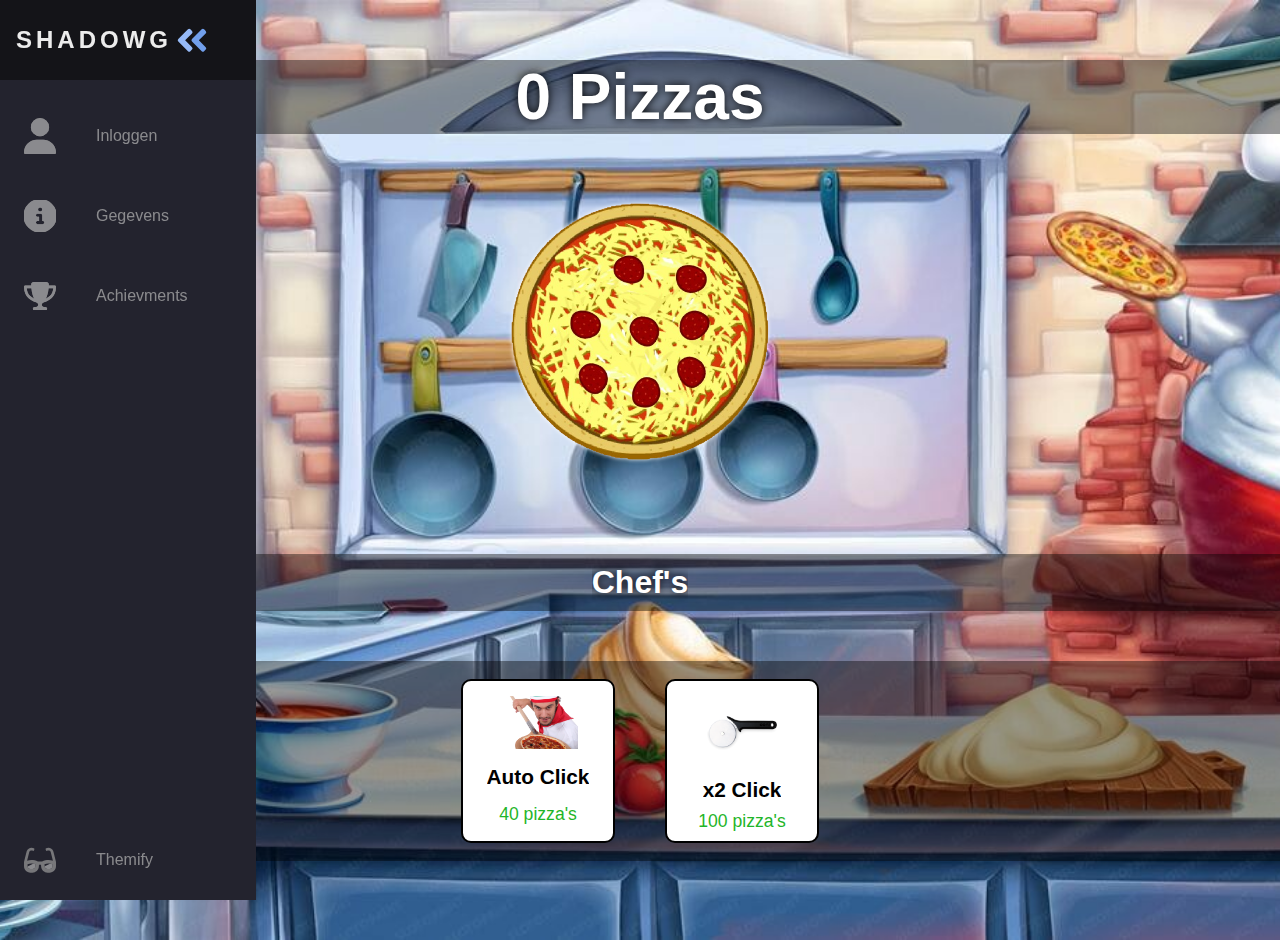
<file: Shadowgarden/html/index.html>
<!DOCTYPE html>
<html lang="en">
<!-- Het head begint -->

<head>
  <meta charset="UTF-8">
  <meta name="viewport" content="width=device-width, initial-scale=1.0">
  <title>Pizza Clicker</title>
  <link rel="stylesheet" href="../css/style.css">
  <link rel="shortcut icon" href="../images/LogoIcon.png" type="image/x-icon">
  <style>
    body {
      background-image: url('../images/Back.jpg');
      background-position: 100vh;
      background-size: cover;
      background-position: center;
    }
  </style>
</head>
<!-- Het head eindigt -->

<!-- Body begint -->

<body>
  <!-- Hier is de navbar gemaakt -->
  <div class="navbar">
    <ul class="navbar-nav">
      <li class="logo">
        <a href="../html/index.html" class="nav-link">
          <span class="link-text logo-text">ShadowG</span>

          <!-- Hier word er de icon voor logo gemaakt en werkend gemaakt -->
          <svg aria-hidden="true" focusable="false" data-prefix="fad" data-icon="angle-double-right" role="img"
            xmlns="http://www.w3.org/2000/svg" viewBox="0 0 448 512"
            class="svg-inline--fa fa-angle-double-right fa-w-14 fa-5x">
            <g class="fa-group">
              <path fill="currentColor"
                d="M224 273L88.37 409a23.78 23.78 0 0 1-33.8 0L32 386.36a23.94 23.94 0 0 1 0-33.89l96.13-96.37L32 159.73a23.94 23.94 0 0 1 0-33.89l22.44-22.79a23.78 23.78 0 0 1 33.8 0L223.88 239a23.94 23.94 0 0 1 .1 34z"
                class="fa-secondary"></path>
              <path fill="currentColor"
                d="M415.89 273L280.34 409a23.77 23.77 0 0 1-33.79 0L224 386.26a23.94 23.94 0 0 1 0-33.89L320.11 256l-96-96.47a23.94 23.94 0 0 1 0-33.89l22.52-22.59a23.77 23.77 0 0 1 33.79 0L416 239a24 24 0 0 1-.11 34z"
                class="fa-primary"></path>
            </g>
          </svg>
        </a>
      </li>
      <!-- Hier word er een icon gemaakt voor user/inlog en word werkend -->
      <li class="nav-item">
        <a href="../html/inloggen.html" class="nav-link">
          <svg aria-hidden="true" focusable="false" data-prefix="fad" data-icon="user" role="img"
            xmlns="http://www.w3.org/2000/svg" viewBox="0 0 448 512" class="svg-inline--fa fa-user fa-w-16 fa-9x">
            <g class="fa-group">
              <path fill="currentColor"
                d="M224 256A128 128 0 1 0 224 0a128 128 0 1 0 0 256zm-45.7 48C79.8 304 0 383.8 0 482.3C0 498.7 13.3 512 29.7 512H418.3c16.4 0 29.7-13.3 29.7-29.7C448 383.8 368.2 304 269.7 304H178.3z"
                class="fa-secondary"></path>
              <path fill="currentColor"
                d="M224 256A128 128 0 1 0 224 0a128 128 0 1 0 0 256zm-45.7 48C79.8 304 0 383.8 0 482.3C0 498.7 13.3 512 29.7 512H418.3c16.4 0 29.7-13.3 29.7-29.7C448 383.8 368.2 304 269.7 304H178.3z"
                class="fa-primary"></path>
            </g>
          </svg>
          <span class="link-text">Inloggen</span>
        </a>
      </li>

      <li class="nav-item">
        <a href="../html/gegevens.html" class="nav-link">
          <svg aria-hidden="true" focusable="false" data-prefix="fad" data-icon="circle-info" role="img"
            xmlns="http://www.w3.org/2000/svg" viewBox="9 14 490 499" class="svg-inline--fa fa-circle-info fa-w-16 fa-9x">
            <g class="fa-group">
              <path fill="currentColor"
                d="M256 512A256 256 0 1 0 256 0a256 256 0 1 0 0 512zM216 336h24V272H216c-13.3 0-24-10.7-24-24s10.7-24 24-24h48c13.3 0 24 10.7 24 24v88h8c13.3 0 24 10.7 24 24s-10.7 24-24 24H216c-13.3 0-24-10.7-24-24s10.7-24 24-24zm40-208a32 32 0 1 1 0 64 32 32 0 1 1 0-64z"
                class="fa-secondary"></path>
              <path fill="currentColor"
                d="M256 512A256 256 0 1 0 256 0a256 256 0 1 0 0 512zM216 336h24V272H216c-13.3 0-24-10.7-24-24s10.7-24 24-24h48c13.3 0 24 10.7 24 24v88h8c13.3 0 24 10.7 24 24s-10.7 24-24 24H216c-13.3 0-24-10.7-24-24s10.7-24 24-24zm40-208a32 32 0 1 1 0 64 32 32 0 1 1 0-64z"
                class="fa-primary"></path>
            </g>
          </svg>
          <span class="link-text">Gegevens</span>
        </a>
      </li>

      <!-- Hier word een icon gemaakt voor de achievments en werkend -->
      <li class="nav-item">
        <a href="../html/achievements.html" class="nav-link">
          <svg aria-hidden="true" focusable="false" data-prefix="fad" data-icon="trophy" role="img"
            xmlns="http://www.w3.org/2000/svg" viewBox="0 0 576 512" class="svg-inline--fa fa-trophy fa-w-18 fa-9x">
            <g class="fa-group">
              <path fill="currentColor"
                d="M400 0H176c-26.5 0-48.1 21.8-47.1 48.2c.2 5.3 .4 10.6 .7 15.8H24C10.7 64 0 74.7 0 88c0 92.6 33.5 157 78.5 200.7c44.3 43.1 98.3 64.8 138.1 75.8c23.4 6.5 39.4 26 39.4 45.6c0 20.9-17 37.9-37.9 37.9H192c-17.7 0-32 14.3-32 32s14.3 32 32 32H384c17.7 0 32-14.3 32-32s-14.3-32-32-32H357.9C337 448 320 431 320 410.1c0-19.6 15.9-39.2 39.4-45.6c39.9-11 93.9-32.7 138.2-75.8C542.5 245 576 180.6 576 88c0-13.3-10.7-24-24-24H446.4c.3-5.2 .5-10.4 .7-15.8C448.1 21.8 426.5 0 400 0zM48.9 112h84.4c9.1 90.1 29.2 150.3 51.9 190.6c-24.9-11-50.8-26.5-73.2-48.3c-32-31.1-58-76-63-142.3zM464.1 254.3c-22.4 21.8-48.3 37.3-73.2 48.3c22.7-40.3 42.8-100.5 51.9-190.6h84.4c-5.1 66.3-31.1 111.2-63 142.3z"
                class="fa-secondary"></path>
              <path fill="currentColor"
                d="M400 0H176c-26.5 0-48.1 21.8-47.1 48.2c.2 5.3 .4 10.6 .7 15.8H24C10.7 64 0 74.7 0 88c0 92.6 33.5 157 78.5 200.7c44.3 43.1 98.3 64.8 138.1 75.8c23.4 6.5 39.4 26 39.4 45.6c0 20.9-17 37.9-37.9 37.9H192c-17.7 0-32 14.3-32 32s14.3 32 32 32H384c17.7 0 32-14.3 32-32s-14.3-32-32-32H357.9C337 448 320 431 320 410.1c0-19.6 15.9-39.2 39.4-45.6c39.9-11 93.9-32.7 138.2-75.8C542.5 245 576 180.6 576 88c0-13.3-10.7-24-24-24H446.4c.3-5.2 .5-10.4 .7-15.8C448.1 21.8 426.5 0 400 0zM48.9 112h84.4c9.1 90.1 29.2 150.3 51.9 190.6c-24.9-11-50.8-26.5-73.2-48.3c-32-31.1-58-76-63-142.3zM464.1 254.3c-22.4 21.8-48.3 37.3-73.2 48.3c22.7-40.3 42.8-100.5 51.9-190.6h84.4c-5.1 66.3-31.1 111.2-63 142.3z"
                class="fa-primary"></path>
            </g>
          </svg>
          <span class="link-text">Achievments</span>
        </a>
      </li>

      <!-- Hier is een icon gemaakt voor de thema van het navbar -->
      <li class="nav-item" id="themeButton">
        <a href="#" class="nav-link">
          <svg class="theme-icon" id="lightIcon" aria-hidden="true" focusable="false" data-prefix="fad"
            data-icon="moon-stars" role="img" xmlns="http://www.w3.org/2000/svg" viewBox="0 0 512 512"
            class="svg-inline--fa fa-moon-stars fa-w-16 fa-7x">
            <g class="fa-group">
              <path fill="currentColor"
                d="M320 32L304 0l-16 32-32 16 32 16 16 32 16-32 32-16zm138.7 149.3L432 128l-26.7 53.3L352 208l53.3 26.7L432 288l26.7-53.3L512 208z"
                class="fa-secondary"></path>
              <path fill="currentColor"
                d="M332.2 426.4c8.1-1.6 13.9 8 8.6 14.5a191.18 191.18 0 0 1-149 71.1C85.8 512 0 426 0 320c0-120 108.7-210.6 227-188.8 8.2 1.6 10.1 12.6 2.8 16.7a150.3 150.3 0 0 0-76.1 130.8c0 94 85.4 165.4 178.5 147.7z"
                class="fa-primary"></path>
            </g>
          </svg>
          <!-- Hier is een icon gemaakt van het licht thema -->
          <svg class="theme-icon" id="solarIcon" aria-hidden="true" focusable="false" data-prefix="fad" data-icon="sun"
            role="img" xmlns="http://www.w3.org/2000/svg" viewBox="0 0 512 512"
            class="svg-inline--fa fa-sun fa-w-16 fa-7x">
            <g class="fa-group">
              <path fill="currentColor"
                d="M502.42 240.5l-94.7-47.3 33.5-100.4c4.5-13.6-8.4-26.5-21.9-21.9l-100.4 33.5-47.41-94.8a17.31 17.31 0 0 0-31 0l-47.3 94.7L92.7 70.8c-13.6-4.5-26.5 8.4-21.9 21.9l33.5 100.4-94.7 47.4a17.31 17.31 0 0 0 0 31l94.7 47.3-33.5 100.5c-4.5 13.6 8.4 26.5 21.9 21.9l100.41-33.5 47.3 94.7a17.31 17.31 0 0 0 31 0l47.31-94.7 100.4 33.5c13.6 4.5 26.5-8.4 21.9-21.9l-33.5-100.4 94.7-47.3a17.33 17.33 0 0 0 .2-31.1zm-155.9 106c-49.91 49.9-131.11 49.9-181 0a128.13 128.13 0 0 1 0-181c49.9-49.9 131.1-49.9 181 0a128.13 128.13 0 0 1 0 181z"
                class="fa-secondary"></path>
              <path fill="currentColor" d="M352 256a96 96 0 1 1-96-96 96.15 96.15 0 0 1 96 96z" class="fa-primary">
              </path>
            </g>
          </svg>
          <!-- Hier word er een icon gemaakt van het donker thema voor het navbar -->
          <svg class="theme-icon" id="darkIcon" aria-hidden="true" focusable="false" data-prefix="fad"
            data-icon="sunglasses" role="img" xmlns="http://www.w3.org/2000/svg" viewBox="0 0 576 512"
            class="svg-inline--fa fa-sunglasses fa-w-18 fa-7x">
            <g class="fa-group">
              <path fill="currentColor"
                d="M574.09 280.38L528.75 98.66a87.94 87.94 0 0 0-113.19-62.14l-15.25 5.08a16 16 0 0 0-10.12 20.25L395.25 77a16 16 0 0 0 20.22 10.13l13.19-4.39c10.87-3.63 23-3.57 33.15 1.73a39.59 39.59 0 0 1 20.38 25.81l38.47 153.83a276.7 276.7 0 0 0-81.22-12.47c-34.75 0-74 7-114.85 26.75h-73.18c-40.85-19.75-80.07-26.75-114.85-26.75a276.75 276.75 0 0 0-81.22 12.45l38.47-153.8a39.61 39.61 0 0 1 20.38-25.82c10.15-5.29 22.28-5.34 33.15-1.73l13.16 4.39A16 16 0 0 0 180.75 77l5.06-15.19a16 16 0 0 0-10.12-20.21l-15.25-5.08A87.95 87.95 0 0 0 47.25 98.65L1.91 280.38A75.35 75.35 0 0 0 0 295.86v70.25C0 429 51.59 480 115.19 480h37.12c60.28 0 110.38-45.94 114.88-105.37l2.93-38.63h35.76l2.93 38.63c4.5 59.43 54.6 105.37 114.88 105.37h37.12C524.41 480 576 429 576 366.13v-70.25a62.67 62.67 0 0 0-1.91-15.5zM203.38 369.8c-2 25.9-24.41 46.2-51.07 46.2h-37.12C87 416 64 393.63 64 366.11v-37.55a217.35 217.35 0 0 1 72.59-12.9 196.51 196.51 0 0 1 69.91 12.9zM512 366.13c0 27.5-23 49.87-51.19 49.87h-37.12c-26.69 0-49.1-20.3-51.07-46.2l-3.12-41.24a196.55 196.55 0 0 1 69.94-12.9A217.41 217.41 0 0 1 512 328.58z"
                class="fa-secondary"></path>
              <path fill="currentColor"
                d="M64.19 367.9c0-.61-.19-1.18-.19-1.8 0 27.53 23 49.9 51.19 49.9h37.12c26.66 0 49.1-20.3 51.07-46.2l3.12-41.24c-14-5.29-28.31-8.38-42.78-10.42zm404-50l-95.83 47.91.3 4c2 25.9 24.38 46.2 51.07 46.2h37.12C489 416 512 393.63 512 366.13v-37.55a227.76 227.76 0 0 0-43.85-10.66z"
                class="fa-primary"></path>
            </g>
          </svg>
          <span class="link-text">Themify</span>
        </a>
      </li>

    </ul>
  </div>
  <!-- Hier word de container met de "pizza" clicker gemaakt -->
  <main class="container">
    <div id="score" class="score"><span>0</span> Pizzas</div>
    <div class="pizza-container">
      <img id="pizza" class="pizza" src="../images/pizzari.png" alt="Pizza">
    </div>
    <!-- Hier is een div gemaakt voor de auto clicker -->
    <div class="auto-clicks disable">
      <h2>Chef's</h2>
      <div class="cursors"></div>
    </div>
    <!-- Hier is een div gemaakt voor de powerups -->
    <div class="powerups">
      <div class="powerup" id="auto-click" data-price="40">
        <img src="../images/pizza-chef.png" alt="chef" id="chef" class="chef auto-click">
        <p class="name">Auto Click</p>
        <p class="price"><span>40</span> pizza's</p>
      </div>
      <div id="upgrade-click" class="powerup" data-price="100">
        <img src="../images/pizza-cutter.png" alt="chef" id="chef" class="chef">
        <p class="name">x2 Click</p>
        <p class="price"><span>100</span> pizza's</p>
      </div>
    </div>
  </main>
  <!-- Hier word index gelinkt met javascript -->
  <div class="pizza-clicks"></div>
  <script src="../js/index.js"></script>

</body>
<!-- Body eindigt -->

</html>
</file>
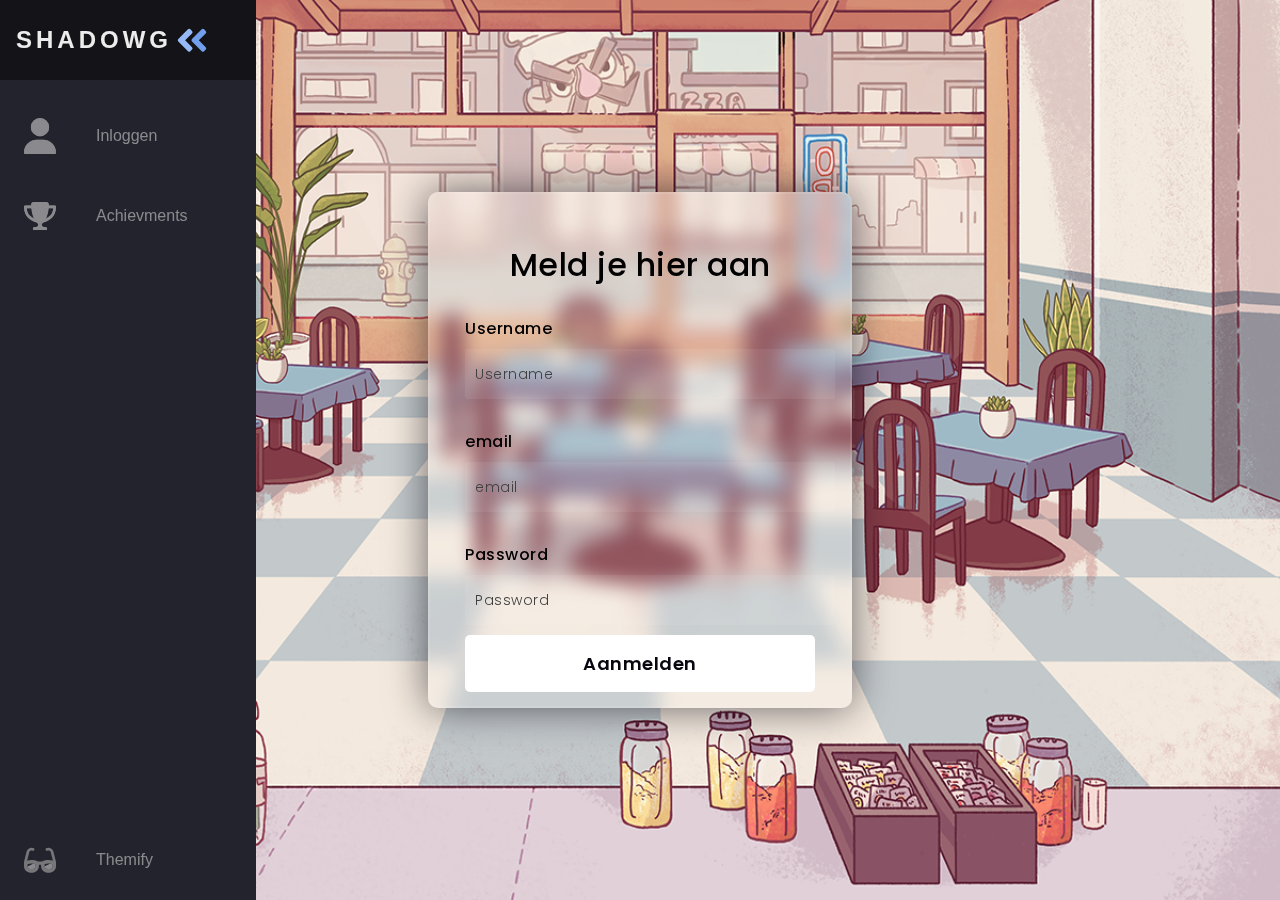
<file: Shadowgarden/html/aanmelden.html>
<!DOCTYPE html>
<html lang="en">
<!-- Hier begint de head -->

<head>
  <meta charset="UTF-8">
  <meta name="viewport" content="width=device-width, initial-scale=1.0">
  <title>Aanmelden</title>
  <link rel="shortcut icon" href="../images/LogoIcon.png" type="image/x-icon">
  <link rel="stylesheet" href="../css/aanmelden.css">
  <link rel="stylesheet" href="../css/style.css">
</head>
<!-- Hier eindigt de head -->
<link rel="preconnect" href="https://fonts.gstatic.com">
    <link rel="stylesheet" href="https://cdnjs.cloudflare.com/ajax/libs/font-awesome/5.15.4/css/all.min.css">
    <link href="https://fonts.googleapis.com/css2?family=Poppins:wght@300;500;600&display=swap" rel="stylesheet">
<body>

  <!-- header begint -->
  <!-- Hier word de navbar aangemaakt -->
  <div class="navbar">
    <ul class="navbar-nav">
      <li class="logo">
        <a href="../html/index.html" class="nav-link">
          <span class="link-text logo-text">ShadowG</span>
          <!-- Hier word er de icon voor logo gemaakt en werkend gemaakt -->
          <svg aria-hidden="true" focusable="false" data-prefix="fad" data-icon="angle-double-right" role="img"
            xmlns="http://www.w3.org/2000/svg" viewBox="0 0 448 512"
            class="svg-inline--fa fa-angle-double-right fa-w-14 fa-5x">
            <g class="fa-group">
              <path fill="currentColor"
                d="M224 273L88.37 409a23.78 23.78 0 0 1-33.8 0L32 386.36a23.94 23.94 0 0 1 0-33.89l96.13-96.37L32 159.73a23.94 23.94 0 0 1 0-33.89l22.44-22.79a23.78 23.78 0 0 1 33.8 0L223.88 239a23.94 23.94 0 0 1 .1 34z"
                class="fa-secondary"></path>
              <path fill="currentColor"
                d="M415.89 273L280.34 409a23.77 23.77 0 0 1-33.79 0L224 386.26a23.94 23.94 0 0 1 0-33.89L320.11 256l-96-96.47a23.94 23.94 0 0 1 0-33.89l22.52-22.59a23.77 23.77 0 0 1 33.79 0L416 239a24 24 0 0 1-.11 34z"
                class="fa-primary"></path>
            </g>
          </svg>

        </a>
      </li>
      <!-- Hier word er een icon gemaakt voor user/inlog en word werkend -->
      <li class="nav-item">
        <a href="../html/inloggen.html" class="nav-link">
          <svg aria-hidden="true" focusable="false" data-prefix="fad" data-icon="user" role="img"
            xmlns="http://www.w3.org/2000/svg" viewBox="0 0 448 512" class="svg-inline--fa fa-user fa-w-16 fa-9x">
            <g class="fa-group">
              <path fill="currentColor"
                d="M224 256A128 128 0 1 0 224 0a128 128 0 1 0 0 256zm-45.7 48C79.8 304 0 383.8 0 482.3C0 498.7 13.3 512 29.7 512H418.3c16.4 0 29.7-13.3 29.7-29.7C448 383.8 368.2 304 269.7 304H178.3z"
                class="fa-secondary"></path>
              <path fill="currentColor"
                d="M224 256A128 128 0 1 0 224 0a128 128 0 1 0 0 256zm-45.7 48C79.8 304 0 383.8 0 482.3C0 498.7 13.3 512 29.7 512H418.3c16.4 0 29.7-13.3 29.7-29.7C448 383.8 368.2 304 269.7 304H178.3z"
                class="fa-primary"></path>
            </g>
          </svg>
          <span class="link-text">Inloggen</span>
        </a>
      </li>
      <!-- Hier word een icon gemaakt voor de achievments en werkend -->
      <li class="nav-item">
        <a href="../html/achievements.html" class="nav-link">
          <svg aria-hidden="true" focusable="false" data-prefix="fad" data-icon="trophy" role="img"
            xmlns="http://www.w3.org/2000/svg" viewBox="0 0 576 512" class="svg-inline--fa fa-trophy fa-w-18 fa-9x">
            <g class="fa-group">
              <path fill="currentColor"
                d="M400 0H176c-26.5 0-48.1 21.8-47.1 48.2c.2 5.3 .4 10.6 .7 15.8H24C10.7 64 0 74.7 0 88c0 92.6 33.5 157 78.5 200.7c44.3 43.1 98.3 64.8 138.1 75.8c23.4 6.5 39.4 26 39.4 45.6c0 20.9-17 37.9-37.9 37.9H192c-17.7 0-32 14.3-32 32s14.3 32 32 32H384c17.7 0 32-14.3 32-32s-14.3-32-32-32H357.9C337 448 320 431 320 410.1c0-19.6 15.9-39.2 39.4-45.6c39.9-11 93.9-32.7 138.2-75.8C542.5 245 576 180.6 576 88c0-13.3-10.7-24-24-24H446.4c.3-5.2 .5-10.4 .7-15.8C448.1 21.8 426.5 0 400 0zM48.9 112h84.4c9.1 90.1 29.2 150.3 51.9 190.6c-24.9-11-50.8-26.5-73.2-48.3c-32-31.1-58-76-63-142.3zM464.1 254.3c-22.4 21.8-48.3 37.3-73.2 48.3c22.7-40.3 42.8-100.5 51.9-190.6h84.4c-5.1 66.3-31.1 111.2-63 142.3z"
                class="fa-secondary"></path>
              <path fill="currentColor"
                d="M400 0H176c-26.5 0-48.1 21.8-47.1 48.2c.2 5.3 .4 10.6 .7 15.8H24C10.7 64 0 74.7 0 88c0 92.6 33.5 157 78.5 200.7c44.3 43.1 98.3 64.8 138.1 75.8c23.4 6.5 39.4 26 39.4 45.6c0 20.9-17 37.9-37.9 37.9H192c-17.7 0-32 14.3-32 32s14.3 32 32 32H384c17.7 0 32-14.3 32-32s-14.3-32-32-32H357.9C337 448 320 431 320 410.1c0-19.6 15.9-39.2 39.4-45.6c39.9-11 93.9-32.7 138.2-75.8C542.5 245 576 180.6 576 88c0-13.3-10.7-24-24-24H446.4c.3-5.2 .5-10.4 .7-15.8C448.1 21.8 426.5 0 400 0zM48.9 112h84.4c9.1 90.1 29.2 150.3 51.9 190.6c-24.9-11-50.8-26.5-73.2-48.3c-32-31.1-58-76-63-142.3zM464.1 254.3c-22.4 21.8-48.3 37.3-73.2 48.3c22.7-40.3 42.8-100.5 51.9-190.6h84.4c-5.1 66.3-31.1 111.2-63 142.3z"
                class="fa-primary"></path>
            </g>
          </svg>
          <span class="link-text">Achievments</span>
        </a>
      </li>

      <!-- Hier is een icon gemaakt voor de thema van het navbar -->
      <li class="nav-item" id="themeButton">
        <a href="#" class="nav-link">
          <svg class="theme-icon" id="lightIcon" aria-hidden="true" focusable="false" data-prefix="fad"
            data-icon="moon-stars" role="img" xmlns="http://www.w3.org/2000/svg" viewBox="0 0 512 512"
            class="svg-inline--fa fa-moon-stars fa-w-16 fa-7x">
            <g class="fa-group">
              <path fill="currentColor"
                d="M320 32L304 0l-16 32-32 16 32 16 16 32 16-32 32-16zm138.7 149.3L432 128l-26.7 53.3L352 208l53.3 26.7L432 288l26.7-53.3L512 208z"
                class="fa-secondary"></path>
              <path fill="currentColor"
                d="M332.2 426.4c8.1-1.6 13.9 8 8.6 14.5a191.18 191.18 0 0 1-149 71.1C85.8 512 0 426 0 320c0-120 108.7-210.6 227-188.8 8.2 1.6 10.1 12.6 2.8 16.7a150.3 150.3 0 0 0-76.1 130.8c0 94 85.4 165.4 178.5 147.7z"
                class="fa-primary"></path>
            </g>
          </svg>
          <!-- Hier is een icon gemaakt voor de thema van het navbar -->
          <svg class="theme-icon" id="solarIcon" aria-hidden="true" focusable="false" data-prefix="fad" data-icon="sun"
            role="img" xmlns="http://www.w3.org/2000/svg" viewBox="0 0 512 512"
            class="svg-inline--fa fa-sun fa-w-16 fa-7x">
            <g class="fa-group">
              <path fill="currentColor"
                d="M502.42 240.5l-94.7-47.3 33.5-100.4c4.5-13.6-8.4-26.5-21.9-21.9l-100.4 33.5-47.41-94.8a17.31 17.31 0 0 0-31 0l-47.3 94.7L92.7 70.8c-13.6-4.5-26.5 8.4-21.9 21.9l33.5 100.4-94.7 47.4a17.31 17.31 0 0 0 0 31l94.7 47.3-33.5 100.5c-4.5 13.6 8.4 26.5 21.9 21.9l100.41-33.5 47.3 94.7a17.31 17.31 0 0 0 31 0l47.31-94.7 100.4 33.5c13.6 4.5 26.5-8.4 21.9-21.9l-33.5-100.4 94.7-47.3a17.33 17.33 0 0 0 .2-31.1zm-155.9 106c-49.91 49.9-131.11 49.9-181 0a128.13 128.13 0 0 1 0-181c49.9-49.9 131.1-49.9 181 0a128.13 128.13 0 0 1 0 181z"
                class="fa-secondary"></path>
              <path fill="currentColor" d="M352 256a96 96 0 1 1-96-96 96.15 96.15 0 0 1 96 96z" class="fa-primary">
              </path>
            </g>
          </svg>
          <!-- Hier is een icon gemaakt voor de thema van het navbar -->
          <svg class="theme-icon" id="darkIcon" aria-hidden="true" focusable="false" data-prefix="fad"
            data-icon="sunglasses" role="img" xmlns="http://www.w3.org/2000/svg" viewBox="0 0 576 512"
            class="svg-inline--fa fa-sunglasses fa-w-18 fa-7x">
            <g class="fa-group">
              <path fill="currentColor"
                d="M574.09 280.38L528.75 98.66a87.94 87.94 0 0 0-113.19-62.14l-15.25 5.08a16 16 0 0 0-10.12 20.25L395.25 77a16 16 0 0 0 20.22 10.13l13.19-4.39c10.87-3.63 23-3.57 33.15 1.73a39.59 39.59 0 0 1 20.38 25.81l38.47 153.83a276.7 276.7 0 0 0-81.22-12.47c-34.75 0-74 7-114.85 26.75h-73.18c-40.85-19.75-80.07-26.75-114.85-26.75a276.75 276.75 0 0 0-81.22 12.45l38.47-153.8a39.61 39.61 0 0 1 20.38-25.82c10.15-5.29 22.28-5.34 33.15-1.73l13.16 4.39A16 16 0 0 0 180.75 77l5.06-15.19a16 16 0 0 0-10.12-20.21l-15.25-5.08A87.95 87.95 0 0 0 47.25 98.65L1.91 280.38A75.35 75.35 0 0 0 0 295.86v70.25C0 429 51.59 480 115.19 480h37.12c60.28 0 110.38-45.94 114.88-105.37l2.93-38.63h35.76l2.93 38.63c4.5 59.43 54.6 105.37 114.88 105.37h37.12C524.41 480 576 429 576 366.13v-70.25a62.67 62.67 0 0 0-1.91-15.5zM203.38 369.8c-2 25.9-24.41 46.2-51.07 46.2h-37.12C87 416 64 393.63 64 366.11v-37.55a217.35 217.35 0 0 1 72.59-12.9 196.51 196.51 0 0 1 69.91 12.9zM512 366.13c0 27.5-23 49.87-51.19 49.87h-37.12c-26.69 0-49.1-20.3-51.07-46.2l-3.12-41.24a196.55 196.55 0 0 1 69.94-12.9A217.41 217.41 0 0 1 512 328.58z"
                class="fa-secondary"></path>
              <path fill="currentColor"
                d="M64.19 367.9c0-.61-.19-1.18-.19-1.8 0 27.53 23 49.9 51.19 49.9h37.12c26.66 0 49.1-20.3 51.07-46.2l3.12-41.24c-14-5.29-28.31-8.38-42.78-10.42zm404-50l-95.83 47.91.3 4c2 25.9 24.38 46.2 51.07 46.2h37.12C489 416 512 393.63 512 366.13v-37.55a227.76 227.76 0 0 0-43.85-10.66z"
                class="fa-primary"></path>
            </g>
          </svg>
          <span class="link-text">Themify</span>
        </a>
      </li>

    </ul>
  </div>
  <!-- Hier word de aanmeld class/balk aangemaakt -->
  <body>
    <div class="background">
        <div class="shape"></div>
        <div class="shape"></div>
    </div>
    <form>
        <h3>Meld je hier aan</h3>

        <label for="username">Username</label>
        <input type="text" placeholder="Username" id="username">
        <label for="email">email</label>
        <input type="email" placeholder="email" id="email">
        <label for="password">Password</label>
        <input type="password" placeholder="Password" id="password">
         <button type="button" onclick="submitForm()">Aanmelden</button>

        </div>
    </form>
</body>
  
  <!-- Hier word de aanmeld pagina gelinkt met de javascript -->
  <script src="../js/index.js"></script>
  <script src="../js/aanmelden.js"></script>
</body>

</html>
</file>
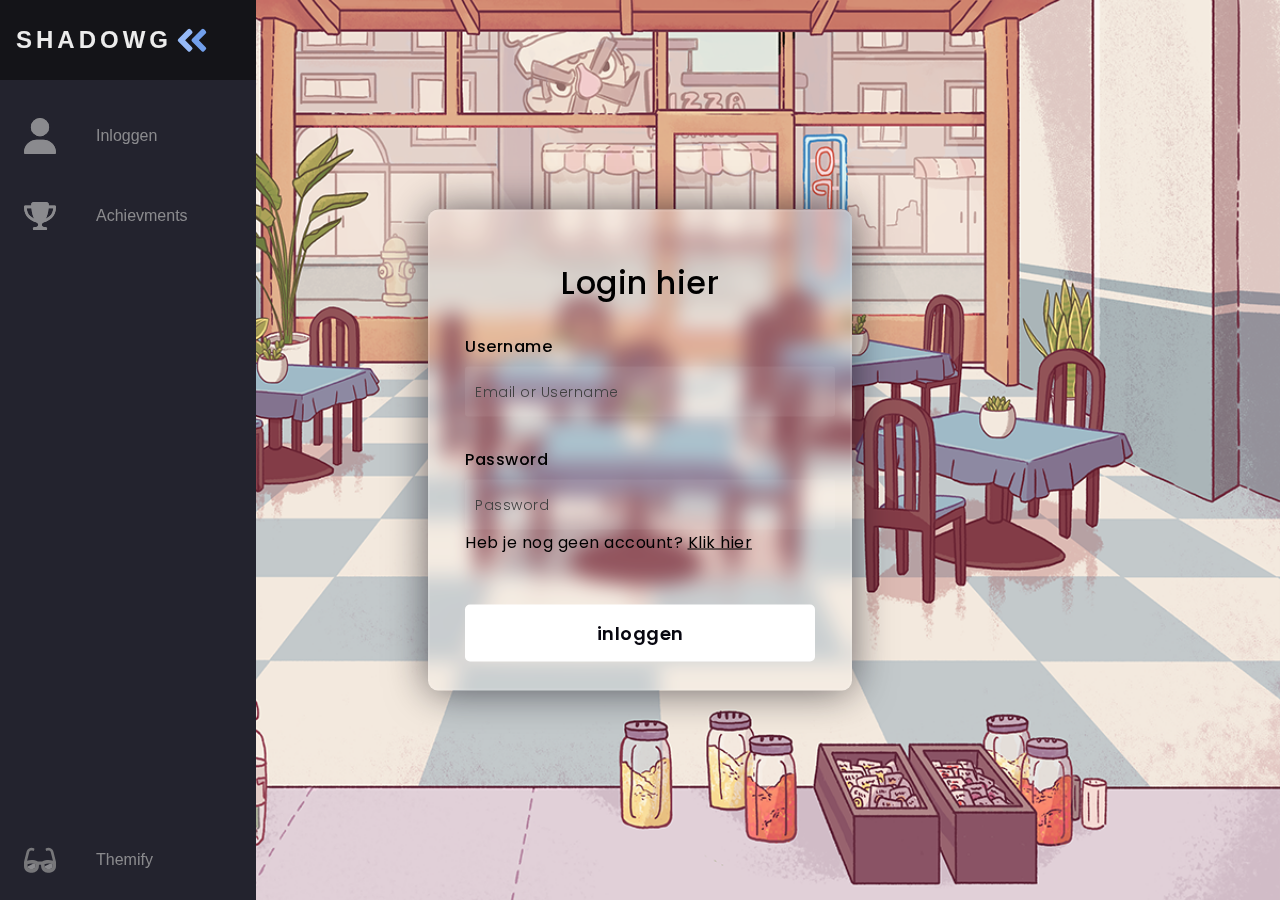
<file: Shadowgarden/html/inloggen.html>
<!DOCTYPE html>
<html lang="nl">
<!-- Hier begint de head -->

<head>
  <meta charset="UTF-8">
  <meta name="viewport" content="width=device-width, initial-scale=1.0">
  <title>inlog pagina</title>
  <link rel="stylesheet" href="../css/login.css">
  <link rel="stylesheet" href="../css/style.css">
  <link rel="shortcut icon" href="../images/LogoIcon.png" type="image/x-icon">

  <link rel="preconnect" href="https://fonts.gstatic.com">
    <link rel="stylesheet" href="https://cdnjs.cloudflare.com/ajax/libs/font-awesome/5.15.4/css/all.min.css">
    <link href="https://fonts.googleapis.com/css2?family=Poppins:wght@300;500;600&display=swap" rel="stylesheet">
</head>
<!-- Hier eindigt de head -->
<!-- Hier begint de body -->

<body>
  <!-- Hier is de navbar gemaakt -->
  <div class="navbar">
    <ul class="navbar-nav">
      <li class="logo">
        <a href="../html/index.html" class="nav-link">
          <span class="link-text logo-text">ShadowG</span>
          <!-- Hier word er de icon voor logo gemaakt en werkend gemaakt -->
          <svg aria-hidden="true" focusable="false" data-prefix="fad" data-icon="angle-double-right" role="img"
            xmlns="http://www.w3.org/2000/svg" viewBox="0 0 448 512"
            class="svg-inline--fa fa-angle-double-right fa-w-14 fa-5x">
            <g class="fa-group">
              <path fill="currentColor"
                d="M224 273L88.37 409a23.78 23.78 0 0 1-33.8 0L32 386.36a23.94 23.94 0 0 1 0-33.89l96.13-96.37L32 159.73a23.94 23.94 0 0 1 0-33.89l22.44-22.79a23.78 23.78 0 0 1 33.8 0L223.88 239a23.94 23.94 0 0 1 .1 34z"
                class="fa-secondary"></path>
              <path fill="currentColor"
                d="M415.89 273L280.34 409a23.77 23.77 0 0 1-33.79 0L224 386.26a23.94 23.94 0 0 1 0-33.89L320.11 256l-96-96.47a23.94 23.94 0 0 1 0-33.89l22.52-22.59a23.77 23.77 0 0 1 33.79 0L416 239a24 24 0 0 1-.11 34z"
                class="fa-primary"></path>
            </g>
          </svg>

        </a>
      </li>
      <!-- Hier word er een icon gemaakt voor user/inlog en word werkend -->
      <li class="nav-item">
        <a href="../html/inloggen.html" class="nav-link">
          <svg aria-hidden="true" focusable="false" data-prefix="fad" data-icon="user" role="img"
            xmlns="http://www.w3.org/2000/svg" viewBox="0 0 448 512" class="svg-inline--fa fa-user fa-w-16 fa-9x">
            <g class="fa-group">
              <path fill="currentColor"
                d="M224 256A128 128 0 1 0 224 0a128 128 0 1 0 0 256zm-45.7 48C79.8 304 0 383.8 0 482.3C0 498.7 13.3 512 29.7 512H418.3c16.4 0 29.7-13.3 29.7-29.7C448 383.8 368.2 304 269.7 304H178.3z"
                class="fa-secondary"></path>
              <path fill="currentColor"
                d="M224 256A128 128 0 1 0 224 0a128 128 0 1 0 0 256zm-45.7 48C79.8 304 0 383.8 0 482.3C0 498.7 13.3 512 29.7 512H418.3c16.4 0 29.7-13.3 29.7-29.7C448 383.8 368.2 304 269.7 304H178.3z"
                class="fa-primary"></path>
            </g>
          </svg>
          <span class="link-text">Inloggen</span>
        </a>
      </li>
      <!-- Hier word een icon gemaakt voor de achievments en werkend -->
      <li class="nav-item">
        <a href="../html/achievements.html" class="nav-link">
          <svg aria-hidden="true" focusable="false" data-prefix="fad" data-icon="trophy" role="img"
            xmlns="http://www.w3.org/2000/svg" viewBox="0 0 576 512" class="svg-inline--fa fa-trophy fa-w-18 fa-9x">
            <g class="fa-group">
              <path fill="currentColor"
                d="M400 0H176c-26.5 0-48.1 21.8-47.1 48.2c.2 5.3 .4 10.6 .7 15.8H24C10.7 64 0 74.7 0 88c0 92.6 33.5 157 78.5 200.7c44.3 43.1 98.3 64.8 138.1 75.8c23.4 6.5 39.4 26 39.4 45.6c0 20.9-17 37.9-37.9 37.9H192c-17.7 0-32 14.3-32 32s14.3 32 32 32H384c17.7 0 32-14.3 32-32s-14.3-32-32-32H357.9C337 448 320 431 320 410.1c0-19.6 15.9-39.2 39.4-45.6c39.9-11 93.9-32.7 138.2-75.8C542.5 245 576 180.6 576 88c0-13.3-10.7-24-24-24H446.4c.3-5.2 .5-10.4 .7-15.8C448.1 21.8 426.5 0 400 0zM48.9 112h84.4c9.1 90.1 29.2 150.3 51.9 190.6c-24.9-11-50.8-26.5-73.2-48.3c-32-31.1-58-76-63-142.3zM464.1 254.3c-22.4 21.8-48.3 37.3-73.2 48.3c22.7-40.3 42.8-100.5 51.9-190.6h84.4c-5.1 66.3-31.1 111.2-63 142.3z"
                class="fa-secondary"></path>
              <path fill="currentColor"
                d="M400 0H176c-26.5 0-48.1 21.8-47.1 48.2c.2 5.3 .4 10.6 .7 15.8H24C10.7 64 0 74.7 0 88c0 92.6 33.5 157 78.5 200.7c44.3 43.1 98.3 64.8 138.1 75.8c23.4 6.5 39.4 26 39.4 45.6c0 20.9-17 37.9-37.9 37.9H192c-17.7 0-32 14.3-32 32s14.3 32 32 32H384c17.7 0 32-14.3 32-32s-14.3-32-32-32H357.9C337 448 320 431 320 410.1c0-19.6 15.9-39.2 39.4-45.6c39.9-11 93.9-32.7 138.2-75.8C542.5 245 576 180.6 576 88c0-13.3-10.7-24-24-24H446.4c.3-5.2 .5-10.4 .7-15.8C448.1 21.8 426.5 0 400 0zM48.9 112h84.4c9.1 90.1 29.2 150.3 51.9 190.6c-24.9-11-50.8-26.5-73.2-48.3c-32-31.1-58-76-63-142.3zM464.1 254.3c-22.4 21.8-48.3 37.3-73.2 48.3c22.7-40.3 42.8-100.5 51.9-190.6h84.4c-5.1 66.3-31.1 111.2-63 142.3z"
                class="fa-primary"></path>
            </g>
          </svg>
          <span class="link-text">Achievments</span>
        </a>
      </li>

      <!-- Hier is een icon gemaakt voor de thema van het navbar -->
      <li class="nav-item" id="themeButton">
        <a href="#" class="nav-link">
          <svg class="theme-icon" id="lightIcon" aria-hidden="true" focusable="false" data-prefix="fad"
            data-icon="moon-stars" role="img" xmlns="http://www.w3.org/2000/svg" viewBox="0 0 512 512"
            class="svg-inline--fa fa-moon-stars fa-w-16 fa-7x">
            <g class="fa-group">
              <path fill="currentColor"
                d="M320 32L304 0l-16 32-32 16 32 16 16 32 16-32 32-16zm138.7 149.3L432 128l-26.7 53.3L352 208l53.3 26.7L432 288l26.7-53.3L512 208z"
                class="fa-secondary"></path>
              <path fill="currentColor"
                d="M332.2 426.4c8.1-1.6 13.9 8 8.6 14.5a191.18 191.18 0 0 1-149 71.1C85.8 512 0 426 0 320c0-120 108.7-210.6 227-188.8 8.2 1.6 10.1 12.6 2.8 16.7a150.3 150.3 0 0 0-76.1 130.8c0 94 85.4 165.4 178.5 147.7z"
                class="fa-primary"></path>
            </g>
          </svg>
          <!-- Hier is een icon gemaakt van het licht thema -->
          <svg class="theme-icon" id="solarIcon" aria-hidden="true" focusable="false" data-prefix="fad" data-icon="sun"
            role="img" xmlns="http://www.w3.org/2000/svg" viewBox="0 0 512 512"
            class="svg-inline--fa fa-sun fa-w-16 fa-7x">
            <g class="fa-group">
              <path fill="currentColor"
                d="M502.42 240.5l-94.7-47.3 33.5-100.4c4.5-13.6-8.4-26.5-21.9-21.9l-100.4 33.5-47.41-94.8a17.31 17.31 0 0 0-31 0l-47.3 94.7L92.7 70.8c-13.6-4.5-26.5 8.4-21.9 21.9l33.5 100.4-94.7 47.4a17.31 17.31 0 0 0 0 31l94.7 47.3-33.5 100.5c-4.5 13.6 8.4 26.5 21.9 21.9l100.41-33.5 47.3 94.7a17.31 17.31 0 0 0 31 0l47.31-94.7 100.4 33.5c13.6 4.5 26.5-8.4 21.9-21.9l-33.5-100.4 94.7-47.3a17.33 17.33 0 0 0 .2-31.1zm-155.9 106c-49.91 49.9-131.11 49.9-181 0a128.13 128.13 0 0 1 0-181c49.9-49.9 131.1-49.9 181 0a128.13 128.13 0 0 1 0 181z"
                class="fa-secondary"></path>
              <path fill="currentColor" d="M352 256a96 96 0 1 1-96-96 96.15 96.15 0 0 1 96 96z" class="fa-primary">
              </path>
            </g>
          </svg>
          <!-- Hier word er een icon gemaakt van het donker thema voor het navbar -->
          <svg class="theme-icon" id="darkIcon" aria-hidden="true" focusable="false" data-prefix="fad"
            data-icon="sunglasses" role="img" xmlns="http://www.w3.org/2000/svg" viewBox="0 0 576 512"
            class="svg-inline--fa fa-sunglasses fa-w-18 fa-7x">
            <g class="fa-group">
              <path fill="currentColor"
                d="M574.09 280.38L528.75 98.66a87.94 87.94 0 0 0-113.19-62.14l-15.25 5.08a16 16 0 0 0-10.12 20.25L395.25 77a16 16 0 0 0 20.22 10.13l13.19-4.39c10.87-3.63 23-3.57 33.15 1.73a39.59 39.59 0 0 1 20.38 25.81l38.47 153.83a276.7 276.7 0 0 0-81.22-12.47c-34.75 0-74 7-114.85 26.75h-73.18c-40.85-19.75-80.07-26.75-114.85-26.75a276.75 276.75 0 0 0-81.22 12.45l38.47-153.8a39.61 39.61 0 0 1 20.38-25.82c10.15-5.29 22.28-5.34 33.15-1.73l13.16 4.39A16 16 0 0 0 180.75 77l5.06-15.19a16 16 0 0 0-10.12-20.21l-15.25-5.08A87.95 87.95 0 0 0 47.25 98.65L1.91 280.38A75.35 75.35 0 0 0 0 295.86v70.25C0 429 51.59 480 115.19 480h37.12c60.28 0 110.38-45.94 114.88-105.37l2.93-38.63h35.76l2.93 38.63c4.5 59.43 54.6 105.37 114.88 105.37h37.12C524.41 480 576 429 576 366.13v-70.25a62.67 62.67 0 0 0-1.91-15.5zM203.38 369.8c-2 25.9-24.41 46.2-51.07 46.2h-37.12C87 416 64 393.63 64 366.11v-37.55a217.35 217.35 0 0 1 72.59-12.9 196.51 196.51 0 0 1 69.91 12.9zM512 366.13c0 27.5-23 49.87-51.19 49.87h-37.12c-26.69 0-49.1-20.3-51.07-46.2l-3.12-41.24a196.55 196.55 0 0 1 69.94-12.9A217.41 217.41 0 0 1 512 328.58z"
                class="fa-secondary"></path>
              <path fill="currentColor"
                d="M64.19 367.9c0-.61-.19-1.18-.19-1.8 0 27.53 23 49.9 51.19 49.9h37.12c26.66 0 49.1-20.3 51.07-46.2l3.12-41.24c-14-5.29-28.31-8.38-42.78-10.42zm404-50l-95.83 47.91.3 4c2 25.9 24.38 46.2 51.07 46.2h37.12C489 416 512 393.63 512 366.13v-37.55a227.76 227.76 0 0 0-43.85-10.66z"
                class="fa-primary"></path>
            </g>
          </svg>
          <span class="link-text">Themify</span>
        </a>
      </li>

    </ul>
  </div>
  <body>
    <div class="background">
        <div class="shape"></div>
        <div class="shape"></div>
    </div>
    <form>
        <h3>Login hier</h3>

        <label for="username">Username</label>
        <input type="text" placeholder="Email or Username" id="username">

        <label for="password">Password</label>
        <input type="password" placeholder="Password" id="password">
        <p>Heb je nog geen account? <a href="aanmelden.html">Klik hier</a></p>
        <button type="button" onclick="submitForm()">inloggen</button>
        </div>
    </form>
</body>
  <!-- Hier word alles samen gelinkt -->
  <script src="../js/index.js"></script>
  <script src="../js/inloggen.js"></script>
  <script src="../php/index.php"></script>
  <script src="../php/home.php"></script>
  <script src="../php/db_conn.php"></script>
  <script src="../php/login.php"></script>
  <script src="../php/logout.php"></script>
</body>
<!-- Hier eindigt de body -->

</html>
</file>
<file: Shadowgarden/css/style.css>
/* Hier word de hele pagina mooi gemaakt */
* {
  margin: 0;
  padding: 0;
  font-family: Arial, Helvetica, sans-serif;
  overflow: hidden;
  user-select: none;
}

/* Hier zijn de roots om de kleuren makkelijker te maken */
:root {
  font-size: 16px;
  font-family: 'Open Sans';
  --text-primary: #b6b6b6;
  --text-secondary: #ececec;
  --bg-primary: #23232e;
  --bg-secondary: #141418;
  --transition-speed: 600ms;

}

/* Hier word de body van het pagina's mooi gemaakt */
body {
  color: black;
  background-color: white;
  margin: 0;
  padding: 0;
}

/* Hier word de scrollbar gemaakt voor het telefoon mode van het website */
body::-webkit-scrollbar {
  width: 0.25rem;
}

/* Hier word de scrollbar gemaakt voor het telefoon mode van het website */
body::-webkit-scrollbar-track {
  background: #1e1e24;
}

/* Hier word de scrollbar gemaakt voor het telefoon mode van het website */
body::-webkit-scrollbar-thumb {
  background: #6649b8;
}

/* Hier word de scrollbar gemaakt/mooi gemaakt */
.navbar {
  position: fixed;
  background-color: var(--bg-primary);
  transition: width 600ms ease;
  overflow: auto;
}

/* Hier word de nav een column zodat alles mooi onder elkaar ligt */
.navbar-nav {
  list-style: none;
  padding: 0;
  margin: 0;
  display: flex;
  flex-direction: column;
  align-items: center;
  height: 100%;

}

/* Hier zijn de items/icons van het navbar mooi gemaakt */
.nav-item {
  width: 100%;
}

/* Hier zijn de items/icons van het navbar mooi gemaakt */
.nav-item:last-child {
  margin-top: auto;
}

/* Hier word de kleur van het navbar gemaakt en aangepast */
.nav-link {
  display: flex;
  align-items: center;
  height: 5rem;
  color: var(--text-primary);
  text-decoration: none;
  filter: grayscale(100%) opacity(0.7);
  transition: var(--transition-speed);
}

/* Hier heb je de hover animatie van het icons en navbar */
.nav-link:hover {
  filter: grayscale(0%) opacity(1);
  background: var(--bg-secondary);
  color: var(--text-secondary);
}

/* Hier is de text van het navbar gemaakt */
.link-text {
  display: none;
  margin-left: 1rem;
}

/* Hier zijn de icons mooi gemaakt en verplaatst */
.nav-link svg {
  width: 2rem;
  min-width: 2rem;
  margin: 0 1.5rem;
}

/* Hier zijn de icons mooi gemaakt en verplaatst */
.fa-primary {
  color: #96BAF7;
}

/* Hier zijn de icons mooi gemaakt en verplaatst */
.fa-secondary {
  color: #719FEB;
}

/* Hier zijn de icons mooi gemaakt en verplaatst */
.fa-primary,
.fa-secondary {
  transition: var(--transition-speed);
}

/* Hier zijn de icons mooi gemaakt en verplaatst */
.logo {
  font-weight: bold;
  text-transform: uppercase;
  margin-bottom: 1rem;
  text-align: center;
  color: var(--text-secondary);
  background: var(--bg-secondary);
  font-size: 1.5rem;
  letter-spacing: 0.3ch;
  width: 100%;
}

/* Hier zijn de icons mooi gemaakt en verplaatst */
.logo svg {
  transform: rotate(0deg);
  transition: var(--transition-speed);
}

/* Hier is de text van het logo mooi gemaakt */
.logo-text
{
  display: inline;
  position: absolute;
  left: -999px;
  transition: var(--transition-speed);
}

/* Hier is de hover animatie van het logo in het navbar */
.navbar:hover .logo svg {
  transform: rotate(-180deg);
}


/* Hier is de container van het pizza clicker mooi gemaakt en op plek gezet */
.container {
  height: 100vh;
  display: flex;
  justify-content: center;
  align-items: center;
  flex-direction: column;
  gap: 50px;
  padding: 20px 0;
}

/* Hier is de score van het clicks mooi gemaakt */
.score {
  font-size: 4rem;
  font-weight: bold;
  text-shadow: 0 0 10px #000;
  width: 100%;
  text-align: center;
  color: white;
  background-color: rgba(0, 0, 0, .4);

}

/* Hier is het pizza containter op plek gezet */
.pizza-container {
  height: 320px;
}

/* Hier word de pizza mooi gemaakt */
.pizza {
  width: 300px;
  cursor: pointer;
  filter: drop-shadow(0 0 2px white);
  animation: rotates 100s linear infinite;
}

/* Hier kan de pizza bewegen */
.pizza:active {
  width: 280px;

}

/* Hier zijn de kleine particles die uit het pizza komen na het klikken  */
.pizza-particle {
  width: 30px;
  position: absolute;
  top: -30px;
  left: -30px;
  pointer-events: none;
  animation: pizza-up 3s linear forwards;
}

/* Hier worden de powerups mooi gemaakt */
.powerups {
  width: 100%;
  height: 200px;
  display: flex;
  align-items: center;
  justify-content: center;
  background-color: rgba(0, 0, 0, .4);
  margin-bottom: 20px;
  gap: 50px;
}

/* Hier word 1 van de powerups mooi gemaakt en werkend */
.powerup {
  width: 150px;
  height: 160px;
  border: 2px solid;
  cursor: pointer;
  display: flex;
  flex-direction: column;
  justify-content: space-evenly;
  align-items: center;
  border-radius: 10px;
  background-color: #fff;
}

/* Hier is een klein animatie van het powerup */
.powerup:active {
  transform: scale(.9);
}

/* Hier is een klein animatie van het powerup */
.powerup .name {
  font-size: 1.3rem;
  font-weight: bold;
}

/* Hier is een prijs mooi gemaakt van het powerup */
.powerup .price {
  font-size: 1.1rem;
  color: rgb(31, 181, 41);
}

/* Hier is een nieuw powerup mooi gemaakt */
.chef .auto-click {
  width: 80px;
  transform: rotate(28deg);
  padding-top: 10px;

}

/* hier is het animatie gemaakt wanner je geen geld hebt om de powerup te kopen */
.invalid {
  border: 2px solid red;
  animation: error .3s linear infinite;
}

/* Hier word de disable gemaakt */
.disable {
  display: none;
}

/* Hier word de tekst van het auto clicks gemaakt */
.auto-clicks h2 {
  font-size: 2rem;
  font-weight: bold;
  text-shadow: 0 0 10px #000;
  text-align: center;
  color: white;
  padding: 10px 0;
}

/* Hier word de auto click op plek gezet  */
.auto-clicks {
  display: flex;
  flex-direction: column;
  align-items: center;
  overflow-y: visible;
  background-color: rgba(0, 0, 0, .4);
  width: 100%;
}

/* Hier krijgt de plaatje een animatie */
.chef.auto {
  animation: clickEffect .5s ease alternate infinite;
}

/* Hier is hoe de plaatje breid moet zijn */
.chef {
  width: 80px;

}

/* Hier zijn de Keyframes gemaakt (Door keyframes kun je de animaties maken)*/

@keyframes rotates {
  from {
    transform: rotate(0);
  }

  to {
    transform: rotate(360deg);
  }
}

/* Hier zijn de Keyframes gemaakt (Door keyframes kun je de animaties maken)*/
@keyframes pizza-up {
  from {
    opacity: 1;
  }

  to {
    opacity: 0;
    top: 0;
  }
}

/* Hier zijn de Keyframes gemaakt (Door keyframes kun je de animaties maken)*/
@keyframes clickEffect {
  to {
    transform: rotate(28deg) scale(.8);
  }

  from {
    transform: rotate(28deg) scale(.7);
  }
}

/* Hier zijn de Keyframes gemaakt (Door keyframes kun je de animaties maken)*/
@keyframes error {
  20% {
    transform: translateX(10px);
  }

  40% {
    transform: translateX(0);
  }

  60% {
    transform: translateX(-10px);
  }

  80% {
    transform: translateX(0);
  }

  100% {
    transform: translateX(10px);
  }
}

/* Kleine schermen */
@media only screen and (max-width: 600px) {
  .navbar {
    bottom: 0;
    width: 100vw;
    height: 5rem;
  }

  .logo {
    display: none;
  }

  .navbar-nav {
    flex-direction: row;
  }

  .nav-link {
    justify-content: center;
  }

  main {
    margin: 0;
  }
}

/* Grote schermen */
@media only screen and (min-width: 600px) {
  .navbar {
    top: 0;
    width: 5rem;
    height: 100vh;
  }

  .navbar:hover {
    width: 16rem;
  }

  .navbar:hover .link-text {
    display: inline;
  }

  .navbar:hover .logo svg {
    margin-left: 11rem;
  }

  .navbar:hover .logo-text {
    left: 0px;
  }
}

/* Hier worden de kleuren gemaakt van al de themas die er zijn */
.dark {
  --text-primary: #b6b6b6;
  --text-secondary: #ececec;
  --bg-primary: #23232e;
  --bg-secondary: #141418;
}

/* Hier worden de kleuren gemaakt van al de themas die er zijn */
.light {
  --text-primary: #1f1f1f;
  --text-secondary: #000000;
  --bg-primary: #ffffff;
  --bg-secondary: #e4e4e4;
}

/* Hier worden de kleuren gemaakt van al de themas die er zijn */
.solar {
  --text-primary: #576e75;
  --text-secondary: #35535c;
  --bg-primary: #fdf6e3;
  --bg-secondary: #f5e5b8;
}

/* Hier worden de displays gemaakt van al de themas die er zijn */
.theme-icon {
  display: none;
}

/* Hier worden de displays gemaakt van al de themas die er zijn */
.dark #darkIcon {
  display: block;
}

/* Hier worden de displays gemaakt van al de themas die er zijn */
.light #lightIcon {
  display: block;
}

/* Hier worden de displays gemaakt van al de themas die er zijn */
.solar #solarIcon {
  display: block;
}
</file>
<file: Shadowgarden/css/aanmelden.css>
/* Hier word de body en de achtergrond van het aanmeld pagina gemaakt */
body{
    margin: 0;
    padding: 0;
    font-family: sans-serif;
    background-image: url(../images/NewBackground.png);
    background-size: cover;
    background-position: top;
}
.shape:first-child{
    background: linear-gradient(
        #1845ad,
        #23a2f6
    );
    left: -80px;
    top: -80px;
}
.shape:last-child{
    background: linear-gradient(
        to right,
        #ff512f,
        #f09819
    );
    right: -30px;
    bottom: -80px;
}
form{
    height: 412px;
    width: 350px;
    background-color: rgba(255,255,255,0.13);
    position: absolute;
    transform: translate(-50%,-50%);
    top: 50%;
    left: 50%;
    border-radius: 10px;
    backdrop-filter: blur(10px);
    border: 2px solid rgba(255,255,255,0.1);
    box-shadow: 0 0 40px rgba(8,7,16,0.6);
    padding: 50px 35px;
}
form *{
    font-family: 'Poppins',sans-serif;
    color:  black;
    letter-spacing: 0.5px;
    outline: none;
    border: none;
}
form h3{
    font-size: 32px;
    font-weight: 500;
    line-height: 42px;
    text-align: center;
}

label{
    display: block;
    margin-top: 30px;
    font-size: 16px;
    font-weight: 500;
}
input{
    display: block;
    height: 50px;
    width: 100%;
    background-color: rgba(255,255,255,0.07);
    border-radius: 3px;
    padding: 0 10px;
    margin-top: 8px;
    font-size: 14px;
    font-weight: 300;
}
::placeholder{
    color: #404040;
}
button{
    margin-top: 10px;
    width: 100%;
    background-color: #ffffff;
    color: #080710;
    padding: 15px 0;
    font-size: 18px;
    font-weight: 600;
    border-radius: 5px;
    cursor: pointer;
}
</file>
<file: Shadowgarden/css/login.css>
body{
    margin: 0;
    padding: 0;
    font-family: sans-serif;
    background-image: url(../images/NewBackground.png);
    background-size: cover;
    background-position: top;
}

.shape:first-child{
    background: linear-gradient(
        #1845ad,
        #23a2f6
    );
    left: -80px;
    top: -80px;
}
.shape:last-child{
    background: linear-gradient(
        to right,
        #ff512f,
        #f09819
    );
    right: -30px;
    bottom: -80px;
}
form{
    height: 377px;
    width: 350px;
    background-color: rgba(255,255,255,0.13);
    position: absolute;
    transform: translate(-50%,-50%);
    top: 50%;
    left: 50%;
    border-radius: 10px;
    backdrop-filter: blur(10px);
    border: 2px solid rgba(255,255,255,0.1);
    box-shadow: 0 0 40px rgba(8,7,16,0.6);
    padding: 50px 35px;
}
form *{
    font-family: 'Poppins',sans-serif;
    color:  black;
    letter-spacing: 0.5px;
    outline: none;
    border: none;
}
form h3{
    font-size: 32px;
    font-weight: 500;
    line-height: 42px;
    text-align: center;
}

label{
    display: block;
    margin-top: 30px;
    font-size: 16px;
    font-weight: 500;
}
input{
    display: block;
    height: 50px;
    width: 100%;
    background-color: rgba(255,255,255,0.07);
    border-radius: 3px;
    padding: 0 10px;
    margin-top: 8px;
    font-size: 14px;
    font-weight: 300;
}
::placeholder{
    color: #404040;
}
button{
    margin-top: 50px;
    width: 100%;
    background-color: #ffffff;
    color: #080710;
    padding: 15px 0;
    font-size: 18px;
    font-weight: 600;
    border-radius: 5px;
    cursor: pointer;
}

/* Hier word er de achtergrond van het inlog pagina gemaakt */
</file>
